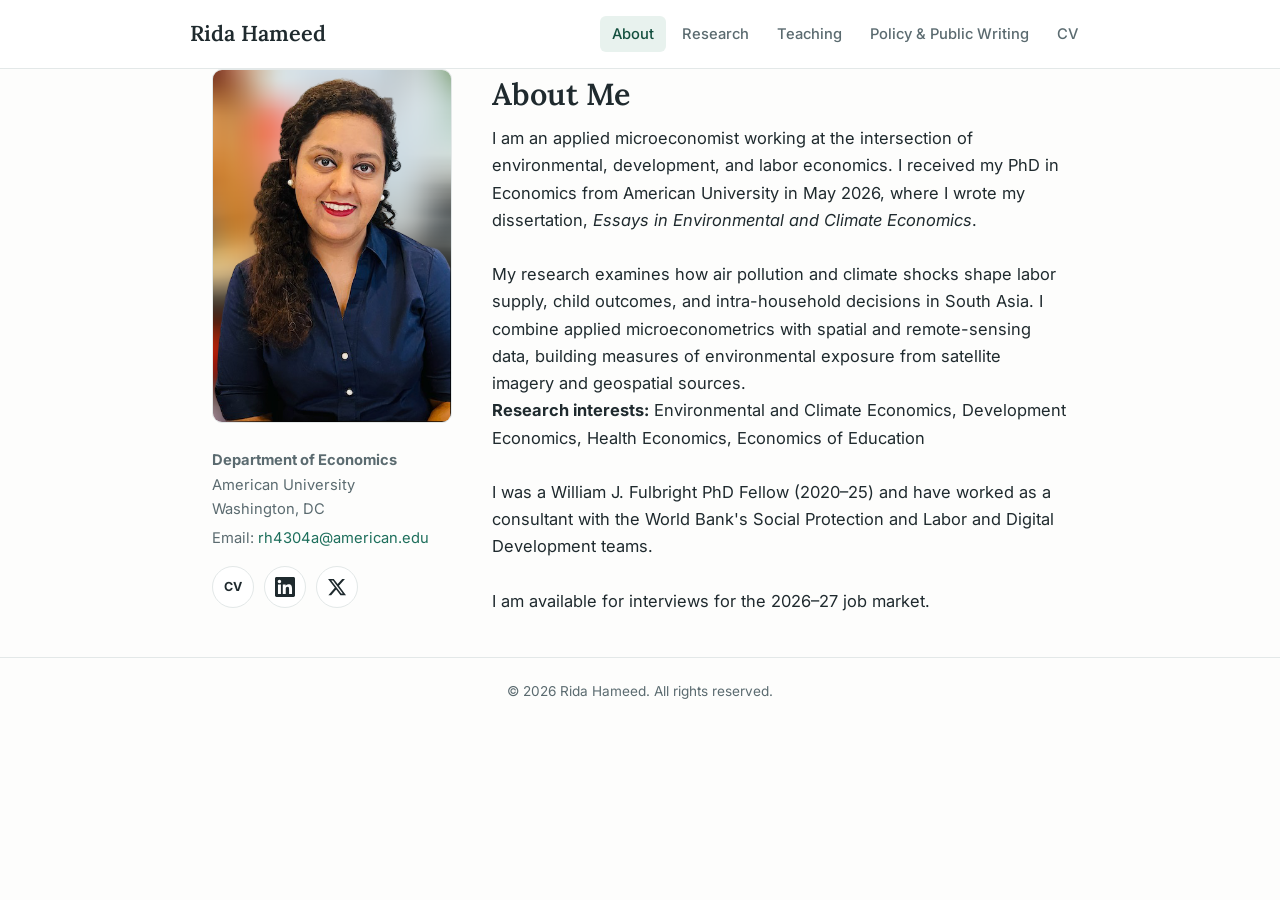
<file: index.html>
<!DOCTYPE html>
<html lang="en">
<head>
  <meta charset="UTF-8">
  <meta name="viewport" content="width=device-width, initial-scale=1.0">
  <title>Rida Hameed</title>
  <meta name="google-site-verification" content="OhlwykF4YewVdqulG-ozGI_ZE3C2rTOfHe0zcWHiy4c" />
  <meta name="description" content="Rida Hameed, PhD Economist — environmental and climate economics, development, and labor.">
  <script type="application/ld+json">
  {
    "@context": "https://schema.org",
    "@type": "WebSite",
    "name": "Rida Hameed",
    "url": "https://ridahameed13.github.io/"
  }
  </script>
  <link rel="preconnect" href="https://fonts.googleapis.com">
  <link href="https://fonts.googleapis.com/css2?family=Lora:wght@500;600&family=Inter:wght@400;500;600&display=swap" rel="stylesheet">
  <link rel="stylesheet" href="css/style.css">
  <style>
    .icon-links { display: flex; gap: 0.6rem; margin-top: 1rem; }
    .icon-links a {
      width: 42px; height: 42px; border-radius: 50%;
      border: 1px solid var(--border); background: var(--card);
      display: flex; align-items: center; justify-content: center;
      color: var(--ink);
    }
    .icon-links a:hover { border-color: var(--accent); color: var(--accent); text-decoration: none; }
    .icon-links svg { width: 20px; height: 20px; fill: currentColor; }
    .icon-links .cv-badge { font-size: 0.78rem; font-weight: 700; letter-spacing: 0.02em; }
  </style>
</head>
<body>

<header>
  <div class="container header-inner">
    <a class="site-name" href="index.html">Rida Hameed</a>
    <nav>
      <a href="index.html" class="active">About</a>
      <a href="research.html">Research</a>
      <a href="teaching.html">Teaching</a>
      <a href="writing.html">Policy &amp; Public Writing</a>
      <a href="cv.html">CV</a>
    </nav>
  </div>
</header>

<main class="container">

  <section class="about-grid">
    <div>
      <img class="portrait" src="portrait.png" alt="Rida Hameed">
      <div class="contact-block">
        <p><strong>Department of Economics</strong><br>American University<br>Washington, DC</p>
        <p>Email: <a href="mailto:rh4304a@american.edu">rh4304a@american.edu</a></p>
      </div>
      <div class="icon-links">
        <a href="assets/files/Rida_Hameed_CV.pdf" title="CV" aria-label="CV">
          <span class="cv-badge">CV</span>
        </a>
        <a href="https://www.linkedin.com/in/ridahameed" title="LinkedIn" aria-label="LinkedIn">
          <svg viewBox="0 0 24 24" xmlns="http://www.w3.org/2000/svg"><path d="M20.447 20.452h-3.554v-5.569c0-1.328-.027-3.037-1.852-3.037-1.853 0-2.136 1.445-2.136 2.939v5.667H9.351V9h3.414v1.561h.046c.477-.9 1.637-1.85 3.37-1.85 3.601 0 4.267 2.37 4.267 5.455v6.286zM5.337 7.433c-1.144 0-2.063-.926-2.063-2.065 0-1.138.92-2.063 2.063-2.063 1.14 0 2.064.925 2.064 2.063 0 1.139-.925 2.065-2.064 2.065zm1.782 13.019H3.555V9h3.564v11.452zM22.225 0H1.771C.792 0 0 .774 0 1.729v20.542C0 23.227.792 24 1.771 24h20.451C23.2 24 24 23.227 24 22.271V1.729C24 .774 23.2 0 22.225 0z"/></svg>
        </a>
        <a href="https://twitter.com/RidaHameed13" title="Twitter" aria-label="Twitter">
          <svg viewBox="0 0 24 24" xmlns="http://www.w3.org/2000/svg"><path d="M18.244 2.25h3.308l-7.227 8.26 8.502 11.24H16.17l-5.214-6.817L4.99 21.75H1.68l7.73-8.835L1.254 2.25H8.08l4.713 6.231zm-1.161 17.52h1.833L7.084 4.126H5.117z"/></svg>
        </a>
      </div>
    </div>

    <div>
      <h1 class="page-title">About Me</h1>
      <p>I am an applied microeconomist working at the intersection of environmental, development, and labor economics. I received my PhD in Economics from American University in May 2026, where I wrote my dissertation, <em>Essays in Environmental and Climate Economics</em>.</p>
      <br>
      <p>My research examines how air pollution and climate shocks shape labor supply, child outcomes, and intra-household decisions in South Asia. I combine applied microeconometrics with spatial and remote-sensing data, building measures of environmental exposure from satellite imagery and geospatial sources.</p>

      <p><strong>Research interests:</strong> Environmental and Climate Economics, Development Economics, Health Economics, Economics of Education</p>
      <br>
      <p>I was a William J. Fulbright PhD Fellow (2020–25) and have worked as a consultant with the World Bank's Social Protection and Labor and Digital Development teams.</p>

      <br>
      <p>I am available for interviews for the 2026–27 job market.</p>
    </div>
  </section>

</main>

<footer>
  <div class="container">© 2026 Rida Hameed. All rights reserved.</div>
</footer>

  <script data-goatcounter="https://ridahameed.goatcounter.com/count" async src="//gc.zgo.at/count.js"></script>
</body>
</html>
</file>
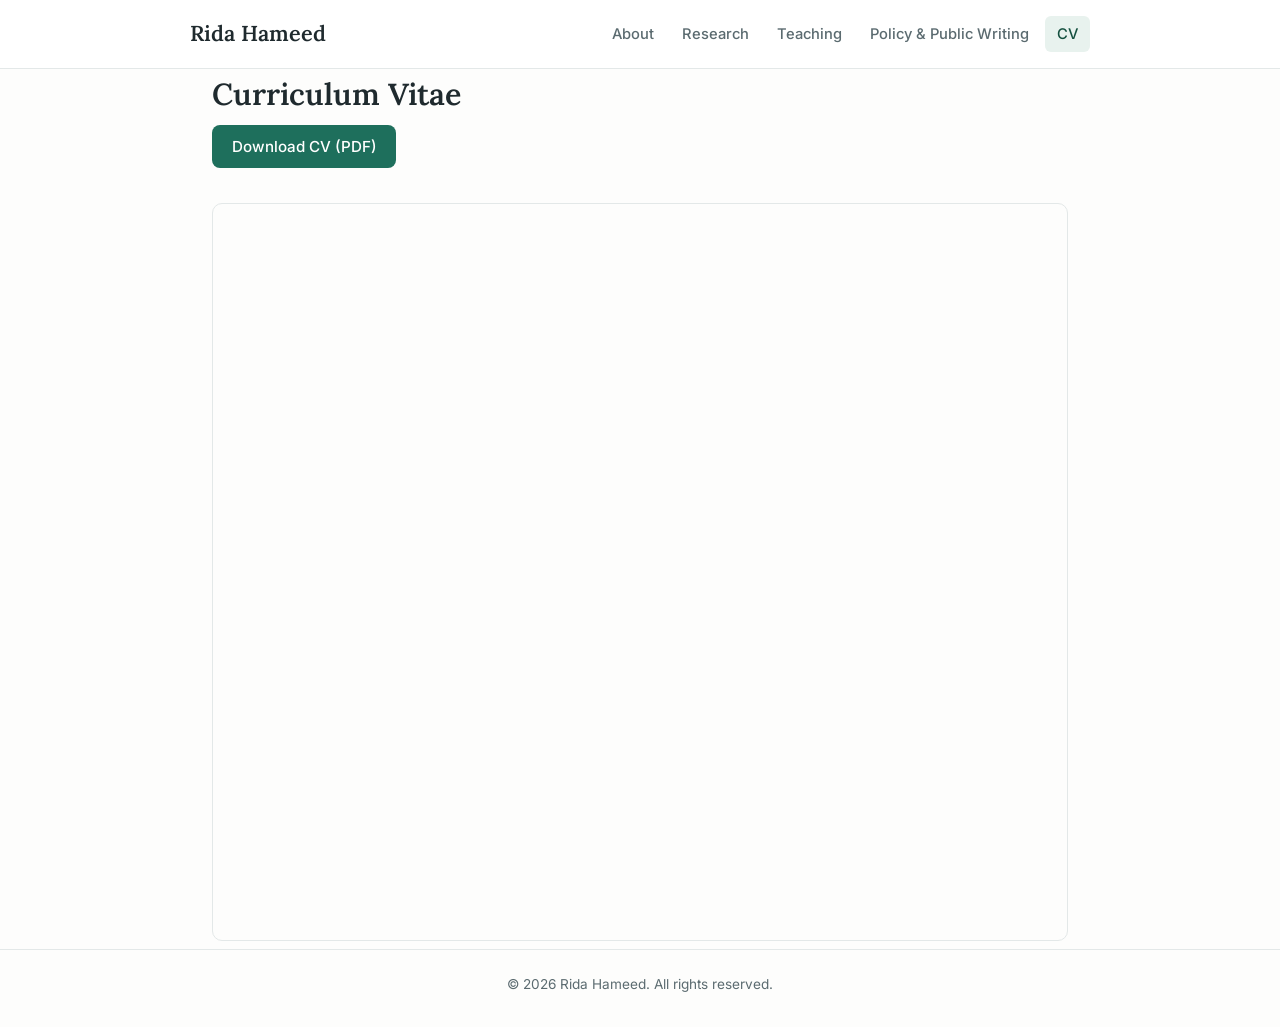
<file: cv.html>
<!DOCTYPE html>
<html lang="en">
<head>
  <meta charset="UTF-8">
  <meta name="viewport" content="width=device-width, initial-scale=1.0">
  <title>Rida Hameed — CV</title>
  <link rel="preconnect" href="https://fonts.googleapis.com">
  <link href="https://fonts.googleapis.com/css2?family=Lora:wght@500;600&family=Inter:wght@400;500;600&display=swap" rel="stylesheet">
  <link rel="stylesheet" href="css/style.css">
</head>
<body>

<header>
  <div class="container header-inner">
    <a class="site-name" href="index.html">Rida Hameed</a>
    <nav>
      <a href="index.html">About</a>
      <a href="research.html">Research</a>
      <a href="teaching.html">Teaching</a>
      <a href="writing.html">Policy &amp; Public Writing</a>
      <a href="cv.html" class="active">CV</a>
    </nav>
  </div>
</header>

<main class="container">
  <h1 class="page-title">Curriculum Vitae</h1>
  <p class="page-subtitle">
    <a class="btn" href="assets/files/Rida_Hameed_CV.pdf" download>Download CV (PDF)</a>
  </p>
  <iframe class="cv-frame" src="assets/files/Rida_Hameed_CV.pdf" title="Rida Hameed CV"></iframe>
</main>

<footer>
  <div class="container">© 2026 Rida Hameed. All rights reserved.</div>
</footer>

  <script data-goatcounter="https://ridahameed.goatcounter.com/count" async src="//gc.zgo.at/count.js"></script>
</body>
</html>
</file>
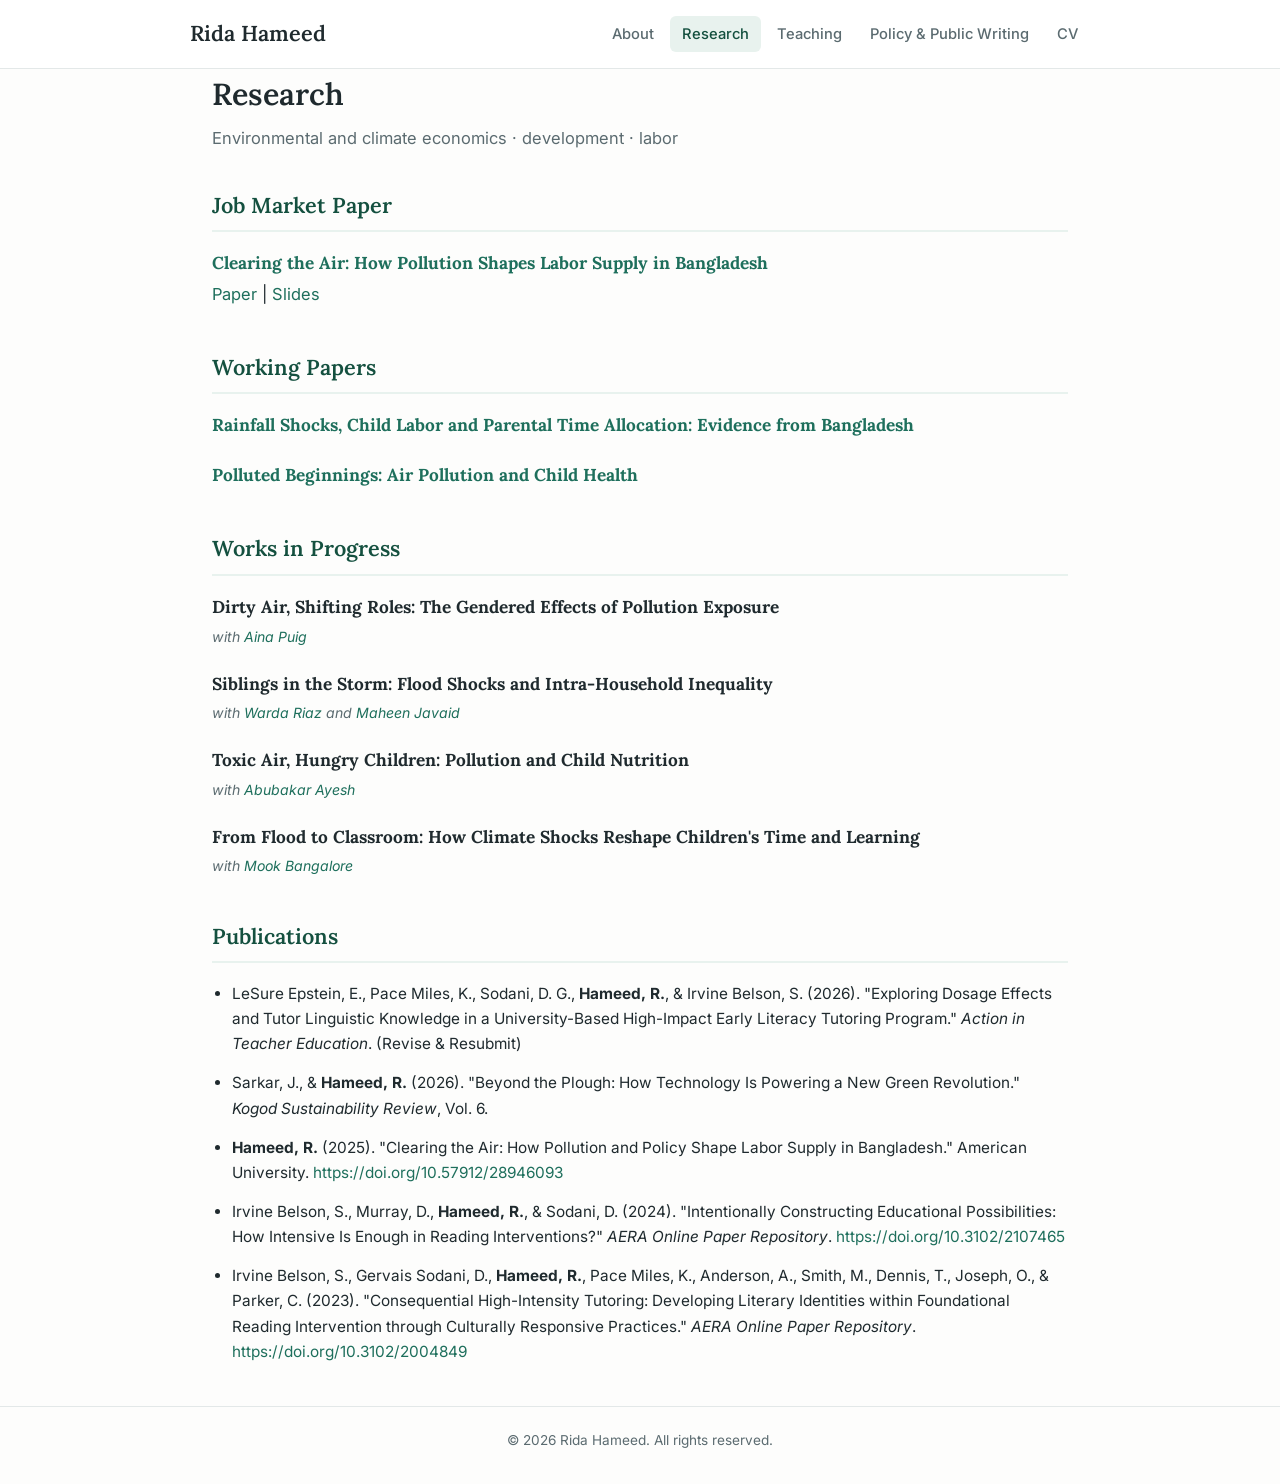
<file: research.html>
<!DOCTYPE html>
<html lang="en">
<head>
  <meta charset="UTF-8">
  <meta name="viewport" content="width=device-width, initial-scale=1.0">
  <title>Rida Hameed — Research</title>
  <link rel="preconnect" href="https://fonts.googleapis.com">
  <link href="https://fonts.googleapis.com/css2?family=Lora:wght@500;600&family=Inter:wght@400;500;600&display=swap" rel="stylesheet">
  <link rel="stylesheet" href="css/style.css">
</head>
<body>

<header>
  <div class="container header-inner">
    <a class="site-name" href="index.html">Rida Hameed</a>
    <nav>
      <a href="index.html">About</a>
      <a href="research.html" class="active">Research</a>
      <a href="teaching.html">Teaching</a>
      <a href="writing.html">Policy &amp; Public Writing</a>
      <a href="cv.html">CV</a>
    </nav>
  </div>
</header>

<main class="container">
  <h1 class="page-title">Research</h1>
  <p class="page-subtitle">Environmental and climate economics · development · labor</p>

 <section>
    <h2 class="section-heading">Job Market Paper</h2>
    <div class="entry">
      <h3><a href="assets/files/Rida_Hameed_JMP.pdf">Clearing the Air: How Pollution Shapes Labor Supply in Bangladesh</a></h3>
      <p><a href="assets/files/Rida_Hameed_JMP.pdf">Paper</a> | <a href="assets/files/Rida_Hameed_JMP_Slides.pdf">Slides</a></p>
    </div>
  </section>

  <section>
    <h2 class="section-heading">Working Papers</h2>
    <div class="entry">
      <h3><a href="assets/files/Rida_Hameed_RTA.pdf">Rainfall Shocks, Child Labor and Parental Time Allocation: Evidence from Bangladesh</a></h3>
    </div>
    <div class="entry">
      <h3><a href="assets/files/Rida_Hameed_PCH.pdf">Polluted Beginnings: Air Pollution and Child Health</a></h3>
    </div>
  </section>

  <section>
    <h2 class="section-heading">Works in Progress</h2>
    <div class="entry">
      <h3>Dirty Air, Shifting Roles: The Gendered Effects of Pollution Exposure</h3>
      <p class="meta coauthors">with <a href="https://ainapuig.github.io" target="_blank" rel="noopener">Aina Puig</a></p>
    </div>
    <div class="entry">
      <h3>Siblings in the Storm: Flood Shocks and Intra-Household Inequality</h3>
      <p class="meta coauthors">with <a href="https://sites.google.com/ucdavis.edu/wardariaz" target="_blank" rel="noopener">Warda Riaz</a> and <a href="https://sites.google.com/view/maheen-javaid" target="_blank" rel="noopener">Maheen Javaid</a></p>
    </div>
    <div class="entry">
      <h3>Toxic Air, Hungry Children: Pollution and Child Nutrition</h3>
      <p class="meta coauthors">with <a href="https://sites.google.com/view/abubakrayesh/home" target="_blank" rel="noopener">Abubakar Ayesh</a></p>
    </div>
    <div class="entry">
      <h3>From Flood to Classroom: How Climate Shocks Reshape Children's Time and Learning</h3>
      <p class="meta coauthors">with <a href="https://mookbangalore.com" target="_blank" rel="noopener">Mook Bangalore</a></p>
    </div>
  </section>

  <section>
    <h2 class="section-heading">Publications</h2>
    <ul class="pub-list">
      <li>LeSure Epstein, E., Pace Miles, K., Sodani, D. G., <strong>Hameed, R.</strong>, &amp; Irvine Belson, S. (2026). "Exploring Dosage Effects and Tutor Linguistic Knowledge in a University-Based High-Impact Early Literacy Tutoring Program." <em>Action in Teacher Education</em>. (Revise &amp; Resubmit)</li>
      <li>Sarkar, J., &amp; <strong>Hameed, R.</strong> (2026). "Beyond the Plough: How Technology Is Powering a New Green Revolution." <em>Kogod Sustainability Review</em>, Vol. 6.</li>
      <li><strong>Hameed, R.</strong> (2025). "Clearing the Air: How Pollution and Policy Shape Labor Supply in Bangladesh." American University. <a href="https://doi.org/10.57912/28946093">https://doi.org/10.57912/28946093</a></li>
      <li>Irvine Belson, S., Murray, D., <strong>Hameed, R.</strong>, &amp; Sodani, D. (2024). "Intentionally Constructing Educational Possibilities: How Intensive Is Enough in Reading Interventions?" <em>AERA Online Paper Repository</em>. <a href="https://doi.org/10.3102/2107465">https://doi.org/10.3102/2107465</a></li>
      <li>Irvine Belson, S., Gervais Sodani, D., <strong>Hameed, R.</strong>, Pace Miles, K., Anderson, A., Smith, M., Dennis, T., Joseph, O., &amp; Parker, C. (2023). "Consequential High-Intensity Tutoring: Developing Literary Identities within Foundational Reading Intervention through Culturally Responsive Practices." <em>AERA Online Paper Repository</em>. <a href="https://doi.org/10.3102/2004849">https://doi.org/10.3102/2004849</a></li>
    </ul>
  </section>

</main>

<footer>
  <div class="container">© 2026 Rida Hameed. All rights reserved.</div>
</footer>

  <script data-goatcounter="https://ridahameed.goatcounter.com/count" async src="//gc.zgo.at/count.js"></script>
</body>
</html>
</file>
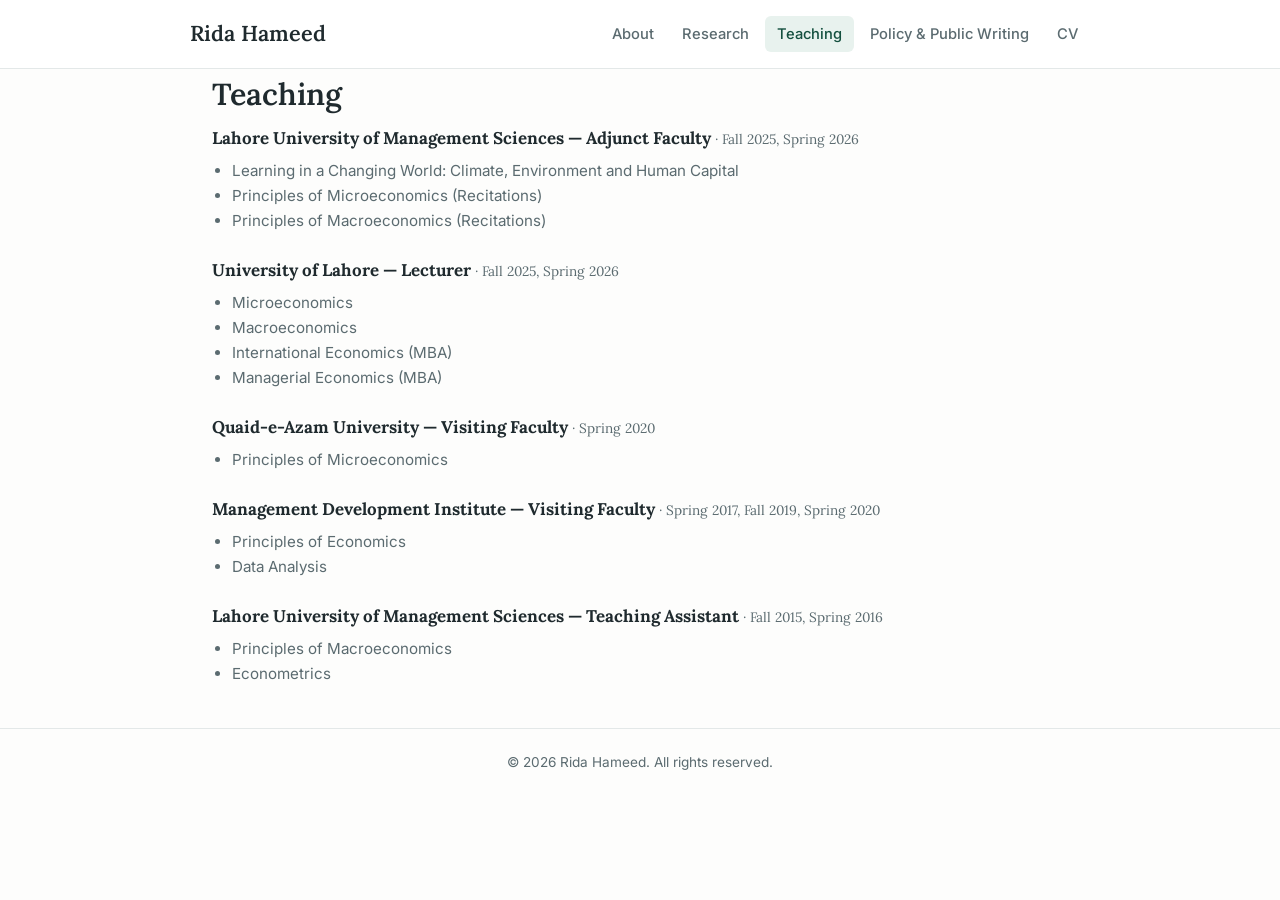
<file: teaching.html>
<!DOCTYPE html>
<html lang="en">
<head>
  <meta charset="UTF-8">
  <meta name="viewport" content="width=device-width, initial-scale=1.0">
  <title>Rida Hameed — Teaching</title>
  <link rel="preconnect" href="https://fonts.googleapis.com">
  <link href="https://fonts.googleapis.com/css2?family=Lora:wght@500;600&family=Inter:wght@400;500;600&display=swap" rel="stylesheet">
  <link rel="stylesheet" href="css/style.css">
</head>
<body>

<header>
  <div class="container header-inner">
    <a class="site-name" href="index.html">Rida Hameed</a>
    <nav>
      <a href="index.html">About</a>
      <a href="research.html">Research</a>
      <a href="teaching.html" class="active">Teaching</a>
      <a href="writing.html">Policy &amp; Public Writing</a>
      <a href="cv.html">CV</a>
    </nav>
  </div>
</header>

<main class="container">
  <h1 class="page-title">Teaching</h1>

  <section>
    <div class="teach-role">
      <h3>Lahore University of Management Sciences — Adjunct Faculty <span class="when">· Fall 2025, Spring 2026</span></h3>
      <ul>
        <li>Learning in a Changing World: Climate, Environment and Human Capital</li>
        <li>Principles of Microeconomics (Recitations)</li>
        <li>Principles of Macroeconomics (Recitations)</li>
      </ul>
    </div>

    <div class="teach-role">
      <h3>University of Lahore — Lecturer <span class="when">· Fall 2025, Spring 2026</span></h3>
      <ul>
        <li>Microeconomics</li>
        <li>Macroeconomics</li>
        <li>International Economics (MBA)</li>
        <li>Managerial Economics (MBA)</li>
      </ul>
    </div>

    <div class="teach-role">
      <h3>Quaid-e-Azam University — Visiting Faculty <span class="when">· Spring 2020</span></h3>
      <ul>
        <li>Principles of Microeconomics</li>
      </ul>
    </div>

    <div class="teach-role">
      <h3>Management Development Institute — Visiting Faculty <span class="when">· Spring 2017, Fall 2019, Spring 2020</span></h3>
      <ul>
        <li>Principles of Economics</li>
        <li>Data Analysis</li>
      </ul>
    </div>

    <div class="teach-role">
      <h3>Lahore University of Management Sciences — Teaching Assistant <span class="when">· Fall 2015, Spring 2016</span></h3>
      <ul>
        <li>Principles of Macroeconomics</li>
        <li>Econometrics</li>
      </ul>
    </div>
  </section>

</main>

<footer>
  <div class="container">© 2026 Rida Hameed. All rights reserved.</div>
</footer>

  <script data-goatcounter="https://ridahameed.goatcounter.com/count" async src="//gc.zgo.at/count.js"></script>
</body>
</html>
</file>
<file: css/style.css>
/* Rida Hameed — academic website */
:root {
  --ink: #1f2a2e;
  --muted: #5b6b70;
  --accent: #1e6f5c;       /* deep green — environmental economics */
  --accent-dark: #14503f;
  --accent-light: #e8f2ee;
  --border: #e3e8e8;
  --bg: #fdfdfc;
  --card: #ffffff;
}

* { margin: 0; padding: 0; box-sizing: border-box; }

html { scroll-behavior: smooth; }

body {
  font-family: 'Inter', -apple-system, 'Segoe UI', sans-serif;
  color: var(--ink);
  background: var(--bg);
  line-height: 1.65;
  font-size: 16.5px;
}

h1, h2, h3, h4, .site-name { font-family: 'Lora', Georgia, serif; }

a { color: var(--accent); text-decoration: none; }
a:hover { color: var(--accent-dark); text-decoration: underline; }

.container { max-width: 900px; margin: 0 auto; padding: 0 1.4rem; }

/* ---------- Header / nav ---------- */
header {
  background: var(--card);
  border-bottom: 1px solid var(--border);
  position: sticky;
  top: 0;
  z-index: 10;
}

.header-inner {
  display: flex;
  align-items: center;
  justify-content: space-between;
  flex-wrap: wrap;
  gap: 0.5rem 1.5rem;
  padding: 1rem 0;
}

.site-name {
  font-size: 1.35rem;
  font-weight: 600;
  color: var(--ink);
}
.site-name:hover { text-decoration: none; color: var(--accent); }

nav { display: flex; flex-wrap: wrap; gap: 0.25rem; }

nav a {
  color: var(--muted);
  font-size: 0.92rem;
  font-weight: 500;
  padding: 0.35rem 0.75rem;
  border-radius: 6px;
}
nav a:hover { color: var(--accent); background: var(--accent-light); text-decoration: none; }
nav a.active { color: var(--accent-dark); background: var(--accent-light); }

/* ---------- Page layout ---------- */
main { padding: 2.75rem 0 3.5rem; }

.page-title {
  font-size: 1.9rem;
  font-weight: 600;
  margin-bottom: 0.4rem;
}
.page-subtitle { color: var(--muted); margin-bottom: 2.2rem; }

section { margin-bottom: 2.6rem; }

h2.section-heading {
  font-size: 1.35rem;
  font-weight: 600;
  color: var(--accent-dark);
  border-bottom: 2px solid var(--accent-light);
  padding-bottom: 0.4rem;
  margin-bottom: 1.1rem;
}

/* ---------- About page ---------- */
.about-grid {
  display: grid;
  grid-template-columns: 240px 1fr;
  gap: 2.5rem;
  align-items: start;
}

.portrait {
  width: 100%;
  border-radius: 10px;
  border: 1px solid var(--border);
}

.portrait-placeholder {
  width: 100%;
  aspect-ratio: 4 / 5;
  border-radius: 10px;
  background: linear-gradient(160deg, var(--accent-light), #d3e6df);
  display: flex;
  align-items: center;
  justify-content: center;
  font-family: 'Lora', Georgia, serif;
  font-size: 3.2rem;
  color: var(--accent);
  border: 1px solid var(--border);
}

.contact-block {
  margin-top: 1.1rem;
  font-size: 0.92rem;
  color: var(--muted);
}
.contact-block p { margin-bottom: 0.3rem; }

.social-links { margin-top: 0.8rem; display: flex; flex-wrap: wrap; gap: 0.5rem; }
.social-links a {
  font-size: 0.85rem;
  padding: 0.3rem 0.7rem;
  border: 1px solid var(--border);
  border-radius: 999px;
  color: var(--muted);
  background: var(--card);
}
.social-links a:hover { border-color: var(--accent); color: var(--accent); text-decoration: none; }

.jm-banner {
  background: var(--accent-light);
  border-left: 4px solid var(--accent);
  padding: 0.85rem 1.1rem;
  border-radius: 0 8px 8px 0;
  margin: 1.3rem 0;
  font-size: 0.97rem;
}

/* ---------- Cards ---------- */
.card {
  background: var(--card);
  border: 1px solid var(--border);
  border-radius: 10px;
  padding: 1.3rem 1.5rem;
  margin-bottom: 1.1rem;
}

.card .tag {
  display: inline-block;
  font-size: 0.75rem;
  font-weight: 600;
  letter-spacing: 0.04em;
  text-transform: uppercase;
  color: var(--accent-dark);
  background: var(--accent-light);
  padding: 0.15rem 0.6rem;
  border-radius: 999px;
  margin-bottom: 0.55rem;
}

.card h3 { font-size: 1.12rem; margin-bottom: 0.45rem; }
.card p { font-size: 0.95rem; color: var(--muted); }
.card .links { margin-top: 0.7rem; font-size: 0.9rem; }
.card .links a { margin-right: 1.1rem; font-weight: 500; }

/* ---------- Lists (research, teaching, writing) ---------- */
.entry { margin-bottom: 1.35rem; }
.entry h3 { font-size: 1.08rem; margin-bottom: 0.2rem; }
.entry .meta { font-size: 0.88rem; color: var(--muted); }
.entry .desc { font-size: 0.95rem; margin-top: 0.3rem; }
.entry .coauthors { font-style: italic; }

.pub-list li, .plain-list li { margin-bottom: 0.85rem; font-size: 0.96rem; }
.pub-list, .plain-list { padding-left: 1.2rem; }

.teach-role { margin-bottom: 1.5rem; }
.teach-role h3 { font-size: 1.06rem; }
.teach-role .when { font-size: 0.85rem; color: var(--muted); font-weight: 400; }
.teach-role ul { padding-left: 1.2rem; margin-top: 0.3rem; font-size: 0.95rem; color: var(--muted); }

.writing-item { display: flex; justify-content: space-between; gap: 1rem; padding: 0.6rem 0; border-bottom: 1px solid var(--border); font-size: 0.96rem; }
.writing-item .year { color: var(--muted); white-space: nowrap; font-size: 0.88rem; }

/* ---------- CV page ---------- */
.cv-frame {
  width: 100%;
  height: 82vh;
  border: 1px solid var(--border);
  border-radius: 10px;
}

.btn {
  display: inline-block;
  background: var(--accent);
  color: #fff;
  padding: 0.55rem 1.2rem;
  border-radius: 8px;
  font-weight: 500;
  font-size: 0.95rem;
}
.btn:hover { background: var(--accent-dark); color: #fff; text-decoration: none; }

/* ---------- Footer ---------- */
footer {
  border-top: 1px solid var(--border);
  padding: 1.4rem 0 2rem;
  text-align: center;
  font-size: 0.85rem;
  color: var(--muted);
}

/* ---------- Mobile ---------- */
@media (max-width: 700px) {
  .about-grid { grid-template-columns: 1fr; }
  .portrait, .portrait-placeholder { max-width: 240px; }
  .header-inner { flex-direction: column; align-items: flex-start; }
}
</file>
